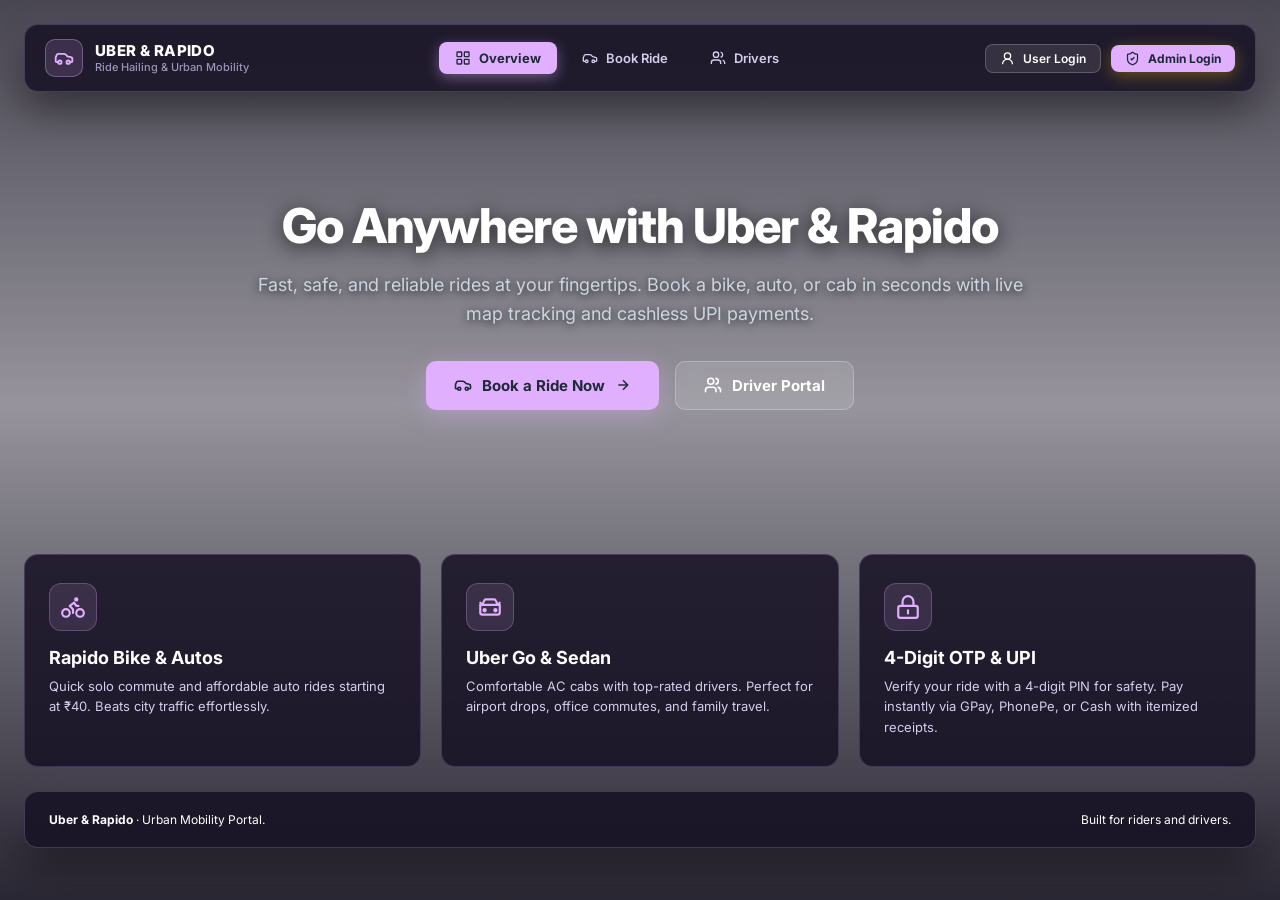
<file: frontend/index.html>
<!DOCTYPE html>
<html lang="en">
<head>
    <meta charset="UTF-8">
    <meta name="viewport" content="width=device-width, initial-scale=1.0">
    <title>Uber & Rapido - Book Your Ride</title>
    <link href="https://fonts.googleapis.com/css2?family=Inter:wght@400;500;600;700;800&display=swap" rel="stylesheet">
    <link rel="stylesheet" href="css/main.css">
    <style>
        .hero-banner {
            position: relative;
            padding: 80px 20px;
            text-align: center;
            max-width: 820px;
            margin: 0 auto;
        }

        .hero-banner h1 {
            font-size: 48px;
            font-weight: 800;
            color: #FFFFFF;
            letter-spacing: -1px;
            margin-bottom: 16px;
            text-shadow: 0 4px 20px rgba(0, 0, 0, 0.7);
        }

        .hero-banner p {
            font-size: 18px;
            color: #CBD5E1;
            line-height: 1.6;
            margin-bottom: 32px;
            text-shadow: 0 2px 10px rgba(0, 0, 0, 0.8);
        }

        .hero-actions {
            display: flex;
            justify-content: center;
            gap: 16px;
            flex-wrap: wrap;
        }

        .hero-btn {
            padding: 14px 28px;
            font-size: 15px;
            font-weight: 700;
            border-radius: 10px;
            text-decoration: none;
            transition: all 0.25s ease;
            display: inline-flex;
            align-items: center;
            gap: 10px;
        }

        .hero-btn-primary {
            background: var(--accent-yellow);
            color: #1F2937;
            box-shadow: 0 6px 24px rgba(224, 176, 255, 0.35);
        }

        .hero-btn-primary:hover {
            background: var(--accent-yellow-hover);
            transform: translateY(-2px);
            box-shadow: 0 10px 30px rgba(224, 176, 255, 0.45);
        }

        .hero-btn-secondary {
            background: rgba(255, 255, 255, 0.12);
            color: #FFFFFF;
            border: 1px solid rgba(255, 255, 255, 0.25);
            backdrop-filter: blur(12px);
        }

        .hero-btn-secondary:hover {
            background: rgba(255, 255, 255, 0.2);
            transform: translateY(-2px);
        }

        .features-grid {
            display: grid;
            grid-template-columns: repeat(3, 1fr);
            gap: 20px;
            margin-top: 40px;
        }

        @media (max-width: 768px) {
            .features-grid {
                grid-template-columns: 1fr;
            }
            .hero-banner h1 {
                font-size: 32px;
            }
        }

        .feature-card {
            background: rgba(22, 17, 36, 0.85);
            backdrop-filter: blur(20px);
            border: 1px solid rgba(224, 176, 255, 0.2);
            border-radius: 14px;
            padding: 28px 24px;
            color: #FFF;
            transition: all 0.2s ease;
        }

        .feature-card:hover {
            transform: translateY(-4px);
            border-color: rgba(224, 176, 255, 0.45);
            box-shadow: 0 12px 30px rgba(0, 0, 0, 0.4);
        }

        .feature-icon {
            width: 48px;
            height: 48px;
            border-radius: 12px;
            background: rgba(224, 176, 255, 0.12);
            border: 1px solid rgba(224, 176, 255, 0.25);
            display: flex;
            align-items: center;
            justify-content: center;
            margin-bottom: 16px;
        }

        .feature-card h3 {
            font-size: 18px;
            font-weight: 700;
            margin-bottom: 8px;
            color: #FFF;
        }

        .feature-card p {
            font-size: 13px;
            color: #D4CDED;
            line-height: 1.6;
        }
    </style>
</head>
<body class="full-page-bg">
    <div class="app-container">
        <!-- Dynamic Header Navbar -->
        <header id="navbar-header"></header>

        <!-- Clean Hero Banner -->
        <section class="hero-banner">
            <h1>Go Anywhere with Uber & Rapido</h1>
            <p>Fast, safe, and reliable rides at your fingertips. Book a bike, auto, or cab in seconds with live map tracking and cashless UPI payments.</p>

            <div class="hero-actions">
                <a href="rides.html" class="hero-btn hero-btn-primary">
                    <svg width="18" height="18" viewBox="0 0 24 24" fill="none" stroke="currentColor" stroke-width="2.2" stroke-linecap="round" stroke-linejoin="round"><path d="M19 17h2c.6 0 1-.4 1-1v-3c0-.9-.7-1.7-1.5-1.9C18.7 10.6 16 10 16 10s-1.3-1.4-2.2-2.3c-.5-.4-1.1-.7-1.8-.7H5c-.6 0-1.1.4-1.4.9l-1.4 2.9C2 11.2 2 11.6 2 12v4c0 .6.4 1 1 1h2"/><circle cx="7" cy="17" r="2"/><circle cx="17" cy="17" r="2"/></svg>
                    <span>Book a Ride Now</span>
                    <svg width="16" height="16" viewBox="0 0 24 24" fill="none" stroke="currentColor" stroke-width="2.2"><line x1="5" y1="12" x2="19" y2="12"/><polyline points="12 5 19 12 12 19"/></svg>
                </a>
                <a href="drivers.html" class="hero-btn hero-btn-secondary">
                    <svg width="18" height="18" viewBox="0 0 24 24" fill="none" stroke="currentColor" stroke-width="2.2" stroke-linecap="round" stroke-linejoin="round"><path d="M16 21v-2a4 4 0 0 0-4-4H6a4 4 0 0 0-4 4v2"/><circle cx="9" cy="7" r="4"/><path d="M22 21v-2a4 4 0 0 0-3-3.87"/><path d="M16 3.13a4 4 0 0 1 0 7.75"/></svg>
                    <span>Driver Portal</span>
                </a>
            </div>
        </section>

        <!-- 3 Simple Feature Cards -->
        <div class="features-grid">
            <div class="feature-card">
                <div class="feature-icon">
                    <svg width="26" height="26" viewBox="0 0 24 24" fill="none" stroke="var(--accent-yellow)" stroke-width="2" stroke-linecap="round" stroke-linejoin="round"><circle cx="18.5" cy="17.5" r="3.5"/><circle cx="5.5" cy="17.5" r="3.5"/><circle cx="15" cy="5" r="1"/><path d="M12 17.5V14l-3-3 4-3 2 3h2"/></svg>
                </div>
                <h3>Rapido Bike & Autos</h3>
                <p>Quick solo commute and affordable auto rides starting at ₹40. Beats city traffic effortlessly.</p>
            </div>

            <div class="feature-card">
                <div class="feature-icon">
                    <svg width="26" height="26" viewBox="0 0 24 24" fill="none" stroke="var(--accent-yellow)" stroke-width="2" stroke-linecap="round" stroke-linejoin="round"><path d="m21 8-2 2-1.5-3.7A2 2 0 0 0 15.6 5H8.4a2 2 0 0 0-1.9 1.3L5 10l-2-2"/><path d="M3 10h18v7a2 2 0 0 1-2 2H5a2 2 0 0 1-2-2v-7Z"/><circle cx="7" cy="15" r="1"/><circle cx="17" cy="15" r="1"/></svg>
                </div>
                <h3>Uber Go & Sedan</h3>
                <p>Comfortable AC cabs with top-rated drivers. Perfect for airport drops, office commutes, and family travel.</p>
            </div>

            <div class="feature-card">
                <div class="feature-icon">
                    <svg width="26" height="26" viewBox="0 0 24 24" fill="none" stroke="var(--accent-yellow)" stroke-width="2" stroke-linecap="round" stroke-linejoin="round"><rect x="3" y="11" width="18" height="11" rx="2" ry="2"/><path d="M7 11V7a5 5 0 0 1 10 0v4"/><path d="M12 15v3"/></svg>
                </div>
                <h3>4-Digit OTP & UPI</h3>
                <p>Verify your ride with a 4-digit PIN for safety. Pay instantly via GPay, PhonePe, or Cash with itemized receipts.</p>
            </div>
        </div>

        <footer class="footer">
            <div>
                <strong>Uber & Rapido</strong> · Urban Mobility Portal.
            </div>
            <div>
                Built for riders and drivers.
            </div>
        </footer>
    </div>

    <script type="module" src="js/dashboard.js"></script>
</body>
</html>
</file>
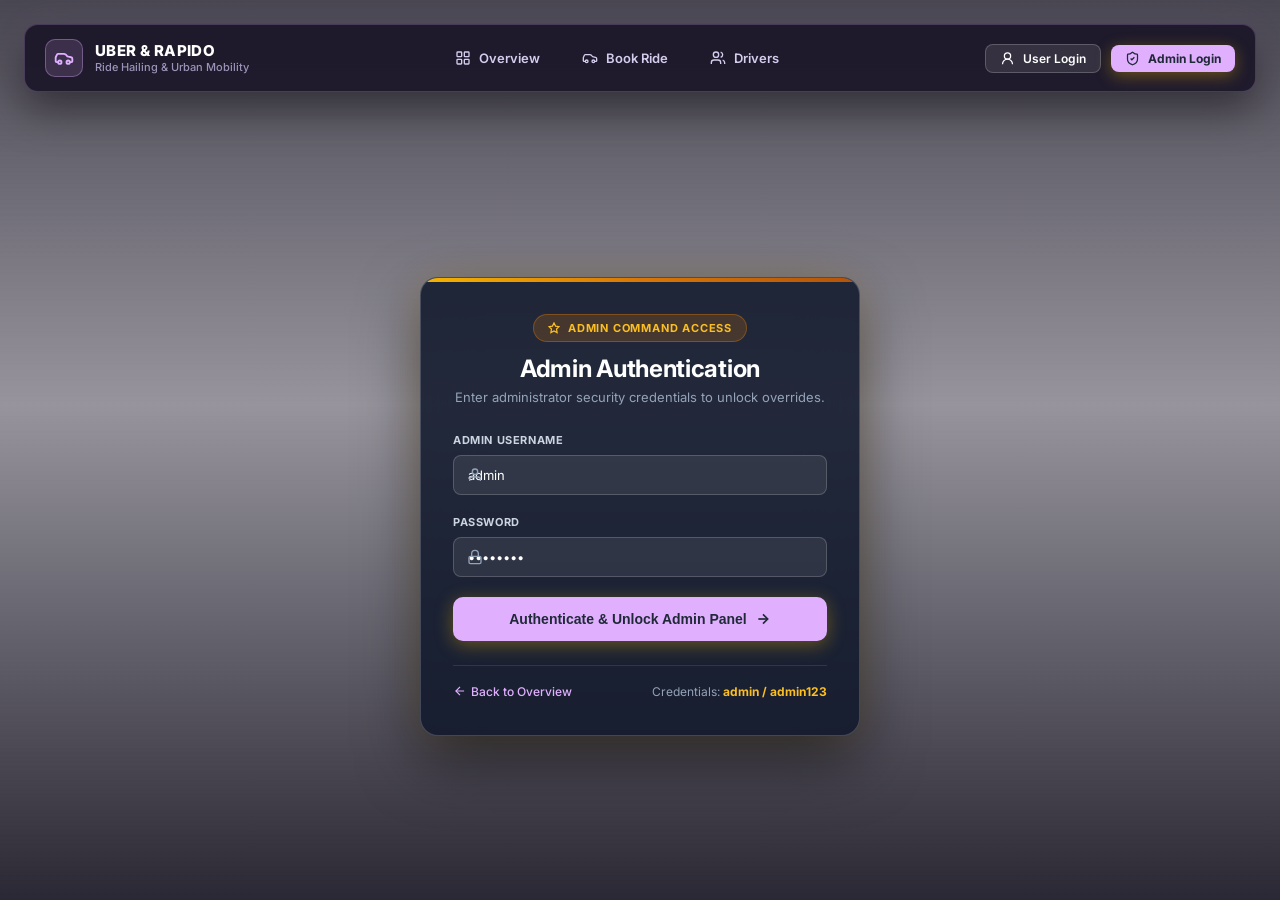
<file: frontend/admin_login.html>
<!DOCTYPE html>
<html lang="en">
<head>
    <meta charset="UTF-8">
    <meta name="viewport" content="width=device-width, initial-scale=1.0">
    <title>Admin Command Login - Ride Dispatch Engine</title>
    <link href="https://fonts.googleapis.com/css2?family=Inter:wght@400;500;600;700&family=JetBrains+Mono:wght@400;500;600&display=swap" rel="stylesheet">
    <link rel="stylesheet" href="css/main.css">
    <style>
        .auth-wrapper {
            min-height: calc(100vh - 120px);
            display: flex;
            align-items: center;
            justify-content: center;
            padding: 30px 20px;
        }

        .auth-card {
            width: 100%;
            max-width: 440px;
            background: rgba(15, 23, 42, 0.85);
            backdrop-filter: blur(24px);
            -webkit-backdrop-filter: blur(24px);
            border: 1px solid rgba(255, 255, 255, 0.18);
            border-radius: 18px;
            box-shadow: 0 24px 60px rgba(0, 0, 0, 0.5), 0 0 40px rgba(244, 180, 0, 0.15);
            padding: 36px 32px;
            color: #FFFFFF;
            position: relative;
            overflow: hidden;
        }

        .auth-card::before {
            content: '';
            position: absolute;
            top: 0;
            left: 0;
            right: 0;
            height: 4px;
            background: linear-gradient(90deg, #F4B400, #D97706, #B45309);
        }

        .auth-header {
            margin-bottom: 28px;
            text-align: center;
        }

        .auth-brand-badge {
            display: inline-flex;
            align-items: center;
            gap: 8px;
            padding: 6px 14px;
            background: rgba(217, 119, 6, 0.2);
            border: 1px solid rgba(217, 119, 6, 0.4);
            border-radius: 20px;
            color: #FBBF24;
            font-size: 11px;
            font-weight: 700;
            text-transform: uppercase;
            letter-spacing: 0.8px;
            margin-bottom: 12px;
        }

        .auth-header h2 {
            font-size: 24px;
            font-weight: 700;
            color: #FFFFFF;
            margin-bottom: 6px;
            letter-spacing: -0.3px;
        }

        .auth-header p {
            font-size: 13px;
            color: #94A3B8;
        }

        .input-group {
            position: relative;
            margin-bottom: 20px;
        }

        .input-group label {
            display: block;
            font-size: 11px;
            font-weight: 700;
            color: #CBD5E1;
            margin-bottom: 8px;
            text-transform: uppercase;
            letter-spacing: 0.6px;
        }

        .input-field-wrapper {
            position: relative;
            display: flex;
            align-items: center;
        }

        .input-icon {
            position: absolute;
            left: 14px;
            color: #94A3B8;
            pointer-events: none;
            display: flex;
            align-items: center;
        }

        .input-field {
            width: 100%;
            padding: 13px 14px 13px 42px;
            background: rgba(255, 255, 255, 0.07);
            border: 1px solid rgba(255, 255, 255, 0.16);
            border-radius: 10px;
            color: #FFFFFF;
            font-size: 14px;
            font-family: var(--font-sans);
            outline: none;
            transition: all 0.2s ease;
        }

        .input-field::placeholder {
            color: #64748B;
        }

        .input-field:focus {
            background: rgba(255, 255, 255, 0.12);
            border-color: var(--accent-yellow);
            box-shadow: 0 0 0 3px rgba(244, 180, 0, 0.2);
        }

        .btn-submit {
            width: 100%;
            padding: 14px;
            background: var(--accent-yellow);
            color: #1F2937;
            font-size: 14px;
            font-weight: 700;
            border: none;
            border-radius: 10px;
            cursor: pointer;
            transition: all 0.2s ease;
            box-shadow: 0 4px 18px rgba(244, 180, 0, 0.35);
            display: flex;
            align-items: center;
            justify-content: center;
            gap: 8px;
            margin-top: 10px;
        }

        .btn-submit:hover {
            background: var(--accent-yellow-hover);
            transform: translateY(-2px);
            box-shadow: 0 8px 24px rgba(244, 180, 0, 0.45);
        }

        .auth-footer-nav {
            margin-top: 24px;
            padding-top: 18px;
            border-top: 1px solid rgba(255, 255, 255, 0.1);
            display: flex;
            justify-content: space-between;
            align-items: center;
            font-size: 12px;
            color: #94A3B8;
        }

        .auth-footer-nav a {
            color: var(--accent-yellow);
            text-decoration: none;
            font-weight: 500;
            display: flex;
            align-items: center;
            gap: 4px;
        }

        .auth-footer-nav a:hover {
            text-decoration: underline;
        }
    </style>
</head>
<body class="full-page-bg">
    <div class="app-container">
        <!-- Dynamic Header Navbar -->
        <header id="navbar-header"></header>

        <!-- Auth Center Box -->
        <div class="auth-wrapper">
            <div class="auth-card">
                <div class="auth-header">
                    <div class="auth-brand-badge">
                        <svg width="12" height="12" viewBox="0 0 24 24" fill="none" stroke="currentColor" stroke-width="2.5"><polygon points="12 2 15.09 8.26 22 9.27 17 14.14 18.18 21.02 12 17.77 5.82 21.02 7 14.14 2 9.27 8.91 8.26 12 2"></polygon></svg>
                        Admin Command Access
                    </div>
                    <h2>Admin Authentication</h2>
                    <p>Enter administrator security credentials to unlock overrides.</p>
                </div>

                <div id="admin-error" style="display: none; background: rgba(220, 38, 38, 0.2); border: 1px solid rgba(239, 68, 68, 0.4); color: #FCA5A5; padding: 12px; border-radius: 8px; font-size: 13px; margin-bottom: 18px;"></div>

                <form id="form-admin-login">
                    <div class="input-group">
                        <label for="admin-username">Admin Username</label>
                        <div class="input-field-wrapper">
                            <div class="input-icon">
                                <svg width="16" height="16" viewBox="0 0 24 24" fill="none" stroke="currentColor" stroke-width="2"><path d="M20 21v-2a4 4 0 0 0-4-4H8a4 4 0 0 0-4 4v2"></path><circle cx="12" cy="7" r="4"></circle></svg>
                            </div>
                            <input type="text" id="admin-username" class="input-field" value="admin" required>
                        </div>
                    </div>

                    <div class="input-group">
                        <label for="admin-password">Password</label>
                        <div class="input-field-wrapper">
                            <div class="input-icon">
                                <svg width="16" height="16" viewBox="0 0 24 24" fill="none" stroke="currentColor" stroke-width="2"><rect x="3" y="11" width="18" height="11" rx="2" ry="2"></rect><path d="M7 11V7a5 5 0 0 1 10 0v4"></path></svg>
                            </div>
                            <input type="password" id="admin-password" class="input-field" value="admin123" required>
                        </div>
                    </div>

                    <button type="submit" class="btn-submit">
                        <span>Authenticate & Unlock Admin Panel</span>
                        <svg width="16" height="16" viewBox="0 0 24 24" fill="none" stroke="currentColor" stroke-width="2.5"><line x1="5" y1="12" x2="19" y2="12"></line><polyline points="12 5 19 12 12 19"></polyline></svg>
                    </button>
                </form>

                <div class="auth-footer-nav">
                    <a href="index.html">
                        <svg width="14" height="14" viewBox="0 0 24 24" fill="none" stroke="currentColor" stroke-width="2"><line x1="19" y1="12" x2="5" y2="12"></line><polyline points="12 19 5 12 12 5"></polyline></svg>
                        Back to Overview
                    </a>
                    <span>Credentials: <strong style="color: #FBBF24;">admin / admin123</strong></span>
                </div>
            </div>
        </div>
    </div>

    <script type="module" src="js/admin_login.js"></script>
</body>
</html>
</file>
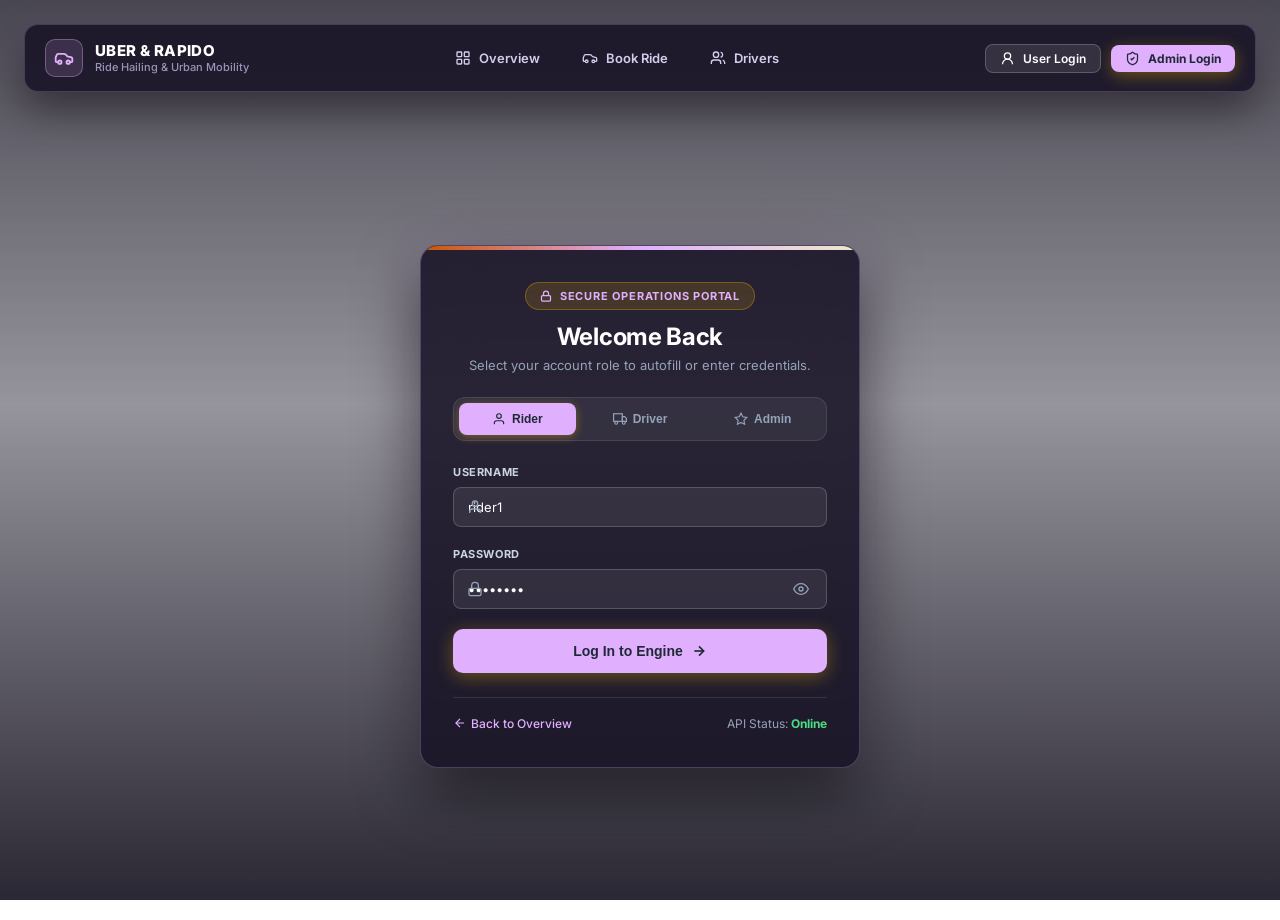
<file: frontend/login.html>
<!DOCTYPE html>
<html lang="en">
<head>
    <meta charset="UTF-8">
    <meta name="viewport" content="width=device-width, initial-scale=1.0">
    <title>Account Login - Ride Dispatch Engine</title>
    <link href="https://fonts.googleapis.com/css2?family=Inter:wght@400;500;600;700&family=JetBrains+Mono:wght@400;500;600&display=swap" rel="stylesheet">
    <link rel="stylesheet" href="css/main.css">
    <style>
        .auth-wrapper {
            min-height: calc(100vh - 120px);
            display: flex;
            align-items: center;
            justify-content: center;
            padding: 30px 20px;
        }

        .auth-card {
            width: 100%;
            max-width: 440px;
            background: rgba(22, 17, 36, 0.85);
            backdrop-filter: blur(24px);
            -webkit-backdrop-filter: blur(24px);
            border: 1px solid rgba(224, 176, 255, 0.25);
            border-radius: 18px;
            box-shadow: 0 24px 60px rgba(0, 0, 0, 0.6), 0 0 40px rgba(224, 176, 255, 0.18);
            padding: 36px 32px;
            color: #FFFFFF;
            position: relative;
            overflow: hidden;
        }

        .auth-card::before {
            content: '';
            position: absolute;
            top: 0;
            left: 0;
            right: 0;
            height: 4px;
            background: linear-gradient(90deg, #CC5500, #E0B0FF, #ECE8C9);
        }

        .auth-header {
            margin-bottom: 24px;
            text-align: center;
        }

        .auth-brand-badge {
            display: inline-flex;
            align-items: center;
            gap: 8px;
            padding: 6px 14px;
            background: rgba(244, 180, 0, 0.15);
            border: 1px solid rgba(244, 180, 0, 0.3);
            border-radius: 20px;
            color: var(--accent-yellow);
            font-size: 11px;
            font-weight: 700;
            text-transform: uppercase;
            letter-spacing: 0.8px;
            margin-bottom: 12px;
        }

        .auth-header h2 {
            font-size: 24px;
            font-weight: 700;
            color: #FFFFFF;
            margin-bottom: 6px;
            letter-spacing: -0.3px;
        }

        .auth-header p {
            font-size: 13px;
            color: #94A3B8;
        }

        .role-selector {
            display: grid;
            grid-template-columns: repeat(3, 1fr);
            gap: 6px;
            background: rgba(255, 255, 255, 0.06);
            padding: 5px;
            border-radius: 12px;
            margin-bottom: 24px;
            border: 1px solid rgba(255, 255, 255, 0.1);
        }

        .role-tab {
            display: flex;
            align-items: center;
            justify-content: center;
            gap: 6px;
            padding: 9px 8px;
            font-size: 12px;
            font-weight: 600;
            color: #94A3B8;
            border-radius: 8px;
            cursor: pointer;
            transition: all 0.2s ease;
            border: none;
            background: transparent;
        }

        .role-tab:hover {
            color: #FFFFFF;
            background: rgba(255, 255, 255, 0.08);
        }

        .role-tab.active {
            background: var(--accent-yellow);
            color: #1F2937;
            box-shadow: 0 2px 10px rgba(244, 180, 0, 0.35);
        }

        .input-group {
            position: relative;
            margin-bottom: 20px;
        }

        .input-group label {
            display: block;
            font-size: 11px;
            font-weight: 700;
            color: #CBD5E1;
            margin-bottom: 8px;
            text-transform: uppercase;
            letter-spacing: 0.6px;
        }

        .input-field-wrapper {
            position: relative;
            display: flex;
            align-items: center;
        }

        .input-icon {
            position: absolute;
            left: 14px;
            color: #94A3B8;
            pointer-events: none;
            display: flex;
            align-items: center;
        }

        .input-field {
            width: 100%;
            padding: 13px 14px 13px 42px;
            background: rgba(255, 255, 255, 0.07);
            border: 1px solid rgba(255, 255, 255, 0.16);
            border-radius: 10px;
            color: #FFFFFF;
            font-size: 14px;
            font-family: var(--font-sans);
            outline: none;
            transition: all 0.2s ease;
        }

        .input-field::placeholder {
            color: #64748B;
        }

        .input-field:focus {
            background: rgba(255, 255, 255, 0.12);
            border-color: var(--accent-yellow);
            box-shadow: 0 0 0 3px rgba(244, 180, 0, 0.2);
        }

        .toggle-password {
            position: absolute;
            right: 14px;
            background: transparent;
            border: none;
            color: #94A3B8;
            cursor: pointer;
            padding: 4px;
            display: flex;
            align-items: center;
        }

        .toggle-password:hover {
            color: #FFFFFF;
        }

        .btn-submit {
            width: 100%;
            padding: 14px;
            background: var(--accent-yellow);
            color: #1F2937;
            font-size: 14px;
            font-weight: 700;
            border: none;
            border-radius: 10px;
            cursor: pointer;
            transition: all 0.2s ease;
            box-shadow: 0 4px 18px rgba(244, 180, 0, 0.35);
            display: flex;
            align-items: center;
            justify-content: center;
            gap: 8px;
            margin-top: 10px;
        }

        .btn-submit:hover {
            background: var(--accent-yellow-hover);
            transform: translateY(-2px);
            box-shadow: 0 8px 24px rgba(244, 180, 0, 0.45);
        }

        .auth-footer-nav {
            margin-top: 24px;
            padding-top: 18px;
            border-top: 1px solid rgba(255, 255, 255, 0.1);
            display: flex;
            justify-content: space-between;
            align-items: center;
            font-size: 12px;
            color: #94A3B8;
        }

        .auth-footer-nav a {
            color: var(--accent-yellow);
            text-decoration: none;
            font-weight: 500;
            display: flex;
            align-items: center;
            gap: 4px;
        }

        .auth-footer-nav a:hover {
            text-decoration: underline;
        }
    </style>
</head>
<body class="full-page-bg">
    <div class="app-container">
        <!-- Dynamic Header Navbar -->
        <header id="navbar-header"></header>

        <!-- Auth Center Box -->
        <div class="auth-wrapper">
            <div class="auth-card">
                <div class="auth-header">
                    <div class="auth-brand-badge">
                        <svg width="12" height="12" viewBox="0 0 24 24" fill="none" stroke="currentColor" stroke-width="2.5"><rect x="3" y="11" width="18" height="11" rx="2" ry="2"></rect><path d="M7 11V7a5 5 0 0 1 10 0v4"></path></svg>
                        Secure Operations Portal
                    </div>
                    <h2>Welcome Back</h2>
                    <p>Select your account role to autofill or enter credentials.</p>
                </div>

                <!-- Interactive Role Tabs for One-Click Quick Demo -->
                <div class="role-selector">
                    <button type="button" class="role-tab active" id="tab-rider">
                        <svg width="14" height="14" viewBox="0 0 24 24" fill="none" stroke="currentColor" stroke-width="2"><path d="M20 21v-2a4 4 0 0 0-4-4H8a4 4 0 0 0-4 4v2"></path><circle cx="12" cy="7" r="4"></circle></svg>
                        Rider
                    </button>
                    <button type="button" class="role-tab" id="tab-driver">
                        <svg width="14" height="14" viewBox="0 0 24 24" fill="none" stroke="currentColor" stroke-width="2"><rect x="1" y="3" width="15" height="13"></rect><polygon points="16 8 20 8 23 11 23 16 16 16 16 8"></polygon><circle cx="5.5" cy="18.5" r="2.5"></circle><circle cx="18.5" cy="18.5" r="2.5"></circle></svg>
                        Driver
                    </button>
                    <button type="button" class="role-tab" id="tab-admin">
                        <svg width="14" height="14" viewBox="0 0 24 24" fill="none" stroke="currentColor" stroke-width="2"><path d="M12 2L15.09 8.26 22 9.27 17 14.14 18.18 21.02 12 17.77 5.82 21.02 7 14.14 2 9.27 8.91 8.26 12 2z"></path></svg>
                        Admin
                    </button>
                </div>

                <div id="login-error" style="display: none; background: rgba(220, 38, 38, 0.2); border: 1px solid rgba(239, 68, 68, 0.4); color: #FCA5A5; padding: 12px; border-radius: 8px; font-size: 13px; margin-bottom: 18px;"></div>

                <form id="form-login">
                    <div class="input-group">
                        <label for="login-username">Username</label>
                        <div class="input-field-wrapper">
                            <div class="input-icon">
                                <svg width="16" height="16" viewBox="0 0 24 24" fill="none" stroke="currentColor" stroke-width="2"><path d="M20 21v-2a4 4 0 0 0-4-4H8a4 4 0 0 0-4 4v2"></path><circle cx="12" cy="7" r="4"></circle></svg>
                            </div>
                            <input type="text" id="login-username" class="input-field" placeholder="Enter username" value="rider1" required>
                        </div>
                    </div>

                    <div class="input-group">
                        <label for="login-password">Password</label>
                        <div class="input-field-wrapper">
                            <div class="input-icon">
                                <svg width="16" height="16" viewBox="0 0 24 24" fill="none" stroke="currentColor" stroke-width="2"><rect x="3" y="11" width="18" height="11" rx="2" ry="2"></rect><path d="M7 11V7a5 5 0 0 1 10 0v4"></path></svg>
                            </div>
                            <input type="password" id="login-password" class="input-field" placeholder="Enter password" value="rider123" required>
                            <button type="button" id="btn-toggle-pwd" class="toggle-password" title="Toggle password visibility">
                                <svg id="pwd-eye-icon" width="16" height="16" viewBox="0 0 24 24" fill="none" stroke="currentColor" stroke-width="2"><path d="M1 12s4-8 11-8 11 8 11 8-4 8-11 8-11-8-11-8z"></path><circle cx="12" cy="12" r="3"></circle></svg>
                            </button>
                        </div>
                    </div>

                    <button type="submit" class="btn-submit">
                        <span>Log In to Engine</span>
                        <svg width="16" height="16" viewBox="0 0 24 24" fill="none" stroke="currentColor" stroke-width="2.5"><line x1="5" y1="12" x2="19" y2="12"></line><polyline points="12 5 19 12 12 19"></polyline></svg>
                    </button>
                </form>

                <div class="auth-footer-nav">
                    <a href="index.html">
                        <svg width="14" height="14" viewBox="0 0 24 24" fill="none" stroke="currentColor" stroke-width="2"><line x1="19" y1="12" x2="5" y2="12"></line><polyline points="12 19 5 12 12 5"></polyline></svg>
                        Back to Overview
                    </a>
                    <span>API Status: <strong style="color: #4ADE80;">Online</strong></span>
                </div>
            </div>
        </div>
    </div>

    <script type="module" src="js/login.js"></script>
</body>
</html>
</file>
<file: frontend/css/main.css>
@import url('https://fonts.googleapis.com/css2?family=Inter:wght@400;500;600;700&family=JetBrains+Mono:wght@400;500;600&display=swap');

:root {
    --bg-page: #0D0A18;
    --bg-card: rgba(22, 17, 36, 0.85);
    --bg-header: rgba(22, 17, 36, 0.88);
    --bg-subtle: rgba(224, 176, 255, 0.08);
    --bg-input: rgba(224, 176, 255, 0.1);
    
    --text-primary: #FFFFFF;
    --text-secondary: #D4CDED;
    --text-muted: #9C94B8;
    
    --border-color: rgba(224, 176, 255, 0.22);
    --border-hover: rgba(224, 176, 255, 0.45);

    --accent-lavender: #E0B0FF;
    --accent-cream: #ECE8C9;
    --accent-ochre: #CC5500;

    --accent-yellow: #E0B0FF;
    --accent-yellow-hover: #D090FF;
    --accent-yellow-light: rgba(224, 176, 255, 0.25);
    
    --status-green: #4ADE80;
    --status-green-bg: rgba(34, 197, 94, 0.2);
    
    --status-amber: #ECE8C9;
    --status-amber-bg: rgba(236, 232, 201, 0.2);
    
    --status-red: #FCA5A5;
    --status-red-bg: rgba(239, 68, 68, 0.2);

    --status-blue: #E0B0FF;
    --status-blue-bg: rgba(224, 176, 255, 0.2);

    --font-sans: 'Inter', -apple-system, BlinkMacSystemFont, sans-serif;
    --font-mono: 'JetBrains Mono', monospace;
    
    --shadow-sm: 0 4px 12px rgba(0, 0, 0, 0.35);
    --shadow-md: 0 16px 40px rgba(0, 0, 0, 0.5), 0 0 30px rgba(224, 176, 255, 0.15);
}

html {
    overflow-x: hidden;
    width: 100%;
    max-width: 100vw;
}

* {
    box-sizing: border-box;
    margin: 0;
    padding: 0;
}

body {
    background-color: var(--bg-page);
    color: var(--text-primary);
    font-family: var(--font-sans);
    min-height: 100vh;
    padding: 24px;
    -webkit-font-smoothing: antialiased;
    overflow-x: hidden;
    width: 100%;
    max-width: 100vw;
}

/* Full Page Pexels Background Style */
body.full-page-bg {
    background: url('https://images.pexels.com/photos/13311393/pexels-photo-13311393.jpeg') center/cover no-repeat fixed !important;
    min-height: 100vh;
    position: relative;
}

body.full-page-bg::before {
    content: '';
    position: fixed;
    inset: 0;
    background: linear-gradient(180deg, rgba(13, 10, 24, 0.75) 0%, rgba(22, 17, 36, 0.45) 45%, rgba(13, 10, 24, 0.88) 100%);
    z-index: 0;
    pointer-events: none;
}

.app-container {
    max-width: 1400px;
    margin: 0 auto;
    display: flex;
    flex-direction: column;
    gap: 24px;
    position: relative;
    z-index: 1;
}

/* Global Dark Glassmorphism Rules for All Pages */
body.full-page-bg .navbar,
body.full-page-bg .card,
body.full-page-bg .footer,
body.full-page-bg .metric-card,
body.full-page-bg .pipeline-section,
body.full-page-bg .admin-section,
body.full-page-bg .chart-container,
body.full-page-bg .modal-content {
    background: rgba(22, 17, 36, 0.85) !important;
    backdrop-filter: blur(24px) !important;
    -webkit-backdrop-filter: blur(24px) !important;
    border: 1px solid rgba(224, 176, 255, 0.22) !important;
    box-shadow: 0 16px 40px rgba(0, 0, 0, 0.5), 0 0 35px rgba(224, 176, 255, 0.12) !important;
    border-radius: 14px;
    color: #FFFFFF !important;
}

body.full-page-bg .stat-box {
    background: rgba(255, 255, 255, 0.06) !important;
    border: 1px solid rgba(255, 255, 255, 0.12) !important;
}

body.full-page-bg .pipeline-steps {
    background: rgba(255, 255, 255, 0.05) !important;
    border-color: rgba(255, 255, 255, 0.12) !important;
}

/* Header & Production Navbar */
.navbar {
    width: 100%;
    max-width: 1400px;
    margin: 0 auto;
    background: rgba(22, 17, 36, 0.88) !important;
    border: 1px solid rgba(224, 176, 255, 0.22) !important;
    border-radius: 12px;
    backdrop-filter: blur(24px);
    -webkit-backdrop-filter: blur(24px);
    box-shadow: 0 8px 32px rgba(0, 0, 0, 0.4);
    padding: 0 20px;
    height: 68px;
    display: flex;
    align-items: center;
    position: relative;
    z-index: 1000;
}

.navbar-container {
    width: 100%;
    display: flex;
    align-items: center;
    justify-content: space-between;
    height: 100%;
}

.brand {
    display: flex;
    align-items: center;
    gap: 12px;
    text-decoration: none;
    flex-shrink: 0;
}

.brand-icon {
    width: 38px;
    height: 38px;
    border-radius: 10px;
    background: rgba(224, 176, 255, 0.15);
    border: 1px solid rgba(224, 176, 255, 0.35);
    color: var(--accent-yellow);
    display: flex;
    align-items: center;
    justify-content: center;
    transition: all 0.2s ease;
}

.brand:hover .brand-icon {
    background: rgba(224, 176, 255, 0.25);
    transform: scale(1.04);
}

.brand-text {
    display: flex;
    flex-direction: column;
}

.brand h1 {
    font-size: 15px;
    font-weight: 800;
    letter-spacing: 0.4px;
    color: #FFFFFF !important;
    line-height: 1.2;
}

.subtitle {
    font-size: 11px;
    color: #9C94B8 !important;
    font-weight: 500;
}

/* Center Nav Menu */
.nav-center-menu {
    display: flex;
    align-items: center;
    justify-content: center;
    flex: 1;
}

.nav-links {
    display: flex;
    align-items: center;
    gap: 8px;
    list-style: none;
    margin: 0;
    padding: 0;
}

.nav-links li {
    display: flex;
    align-items: center;
}

.nav-links a {
    color: #D4CDED !important;
    text-decoration: none;
    font-size: 13px;
    font-weight: 600;
    padding: 8px 16px;
    border-radius: 8px;
    transition: all 0.2s ease;
    display: flex;
    align-items: center;
    gap: 8px;
    border: 1px solid transparent;
}

.nav-svg-icon, .btn-svg-icon {
    flex-shrink: 0;
    display: inline-flex;
    align-items: center;
    justify-content: center;
}

.nav-links a:hover {
    color: #FFFFFF !important;
    background: rgba(224, 176, 255, 0.12) !important;
    border-color: rgba(224, 176, 255, 0.2);
}

.nav-links a.active {
    color: #1F2937 !important;
    background: var(--accent-yellow) !important;
    font-weight: 700 !important;
    box-shadow: 0 4px 14px rgba(224, 176, 255, 0.4) !important;
    border: none !important;
}

.nav-links a.active .nav-svg-icon {
    stroke: #1F2937;
}

/* Right User & Login Buttons */
.nav-right-area {
    display: flex;
    align-items: center;
    gap: 12px;
    flex-shrink: 0;
}

.nav-user-area {
    display: flex;
    align-items: center;
    gap: 10px;
}

.nav-user-badge {
    display: inline-flex;
    align-items: center;
    gap: 6px;
    font-family: var(--font-mono);
    font-size: 11px;
    font-weight: 600;
    color: #D4CDED;
    background: rgba(224, 176, 255, 0.12);
    border: 1px solid rgba(224, 176, 255, 0.25);
    padding: 6px 12px;
    border-radius: 8px;
}

/* Mobile Hamburger Menu */
.nav-mobile-toggle {
    display: none;
    background: transparent;
    border: 1px solid rgba(224, 176, 255, 0.25);
    color: #FFFFFF;
    padding: 8px;
    border-radius: 8px;
    cursor: pointer;
    align-items: center;
    justify-content: center;
    transition: all 0.2s ease;
}

.nav-mobile-toggle:hover {
    background: rgba(224, 176, 255, 0.15);
}

.status-dot {
    width: 7px;
    height: 7px;
    border-radius: 50%;
    background-color: #4ADE80;
    box-shadow: 0 0 8px #4ADE80;
}

/* Card Components */
.card {
    background: rgba(15, 23, 42, 0.82) !important;
    border: 1px solid rgba(255, 255, 255, 0.16) !important;
    border-radius: 14px;
    padding: 24px;
    box-shadow: 0 16px 40px rgba(0, 0, 0, 0.4);
    color: #FFFFFF !important;
}

.card-header {
    display: flex;
    justify-content: space-between;
    align-items: center;
    margin-bottom: 20px;
    padding-bottom: 12px;
    border-bottom: 1px solid rgba(255, 255, 255, 0.12);
}

.card-title {
    font-size: 14px;
    font-weight: 700;
    color: #FFFFFF !important;
    display: flex;
    align-items: center;
    gap: 8px;
}

/* Metric Cards */
.metrics-grid {
    display: grid;
    grid-template-columns: repeat(4, 1fr);
    gap: 16px;
}

.metric-card {
    background: rgba(255, 255, 255, 0.06) !important;
    backdrop-filter: blur(16px);
    border: 1px solid rgba(255, 255, 255, 0.14) !important;
    border-radius: 12px;
    padding: 20px;
    display: flex;
    align-items: flex-start;
    gap: 16px;
}

/* Modal Overlay Base Rules */
.modal-overlay {
    display: none;
    position: fixed !important;
    top: 0 !important;
    left: 0 !important;
    right: 0 !important;
    bottom: 0 !important;
    width: 100vw !important;
    height: 100vh !important;
    background: rgba(0, 0, 0, 0.82) !important;
    backdrop-filter: blur(14px) !important;
    -webkit-backdrop-filter: blur(14px) !important;
    z-index: 999999 !important;
    align-items: center;
    justify-content: center;
}

.modal-overlay.active {
    display: flex !important;
}

.metric-card-clickable:hover {
    transform: translateY(-4px) !important;
    border-color: rgba(244, 180, 0, 0.5) !important;
    box-shadow: 0 16px 40px rgba(0, 0, 0, 0.5), 0 0 25px rgba(244, 180, 0, 0.25) !important;
}

.click-hint {
    font-size: 10px;
    color: var(--accent-yellow) !important;
    font-weight: 600;
    margin-top: 6px;
    display: flex;
    align-items: center;
    gap: 4px;
    opacity: 0.85;
    transition: opacity 0.2s;
}

.metric-card-clickable:hover .click-hint {
    opacity: 1;
    text-decoration: underline;
}

.metric-icon {
    width: 40px;
    height: 40px;
    border-radius: 8px;
    background: rgba(244, 180, 0, 0.15) !important;
    border: 1px solid rgba(244, 180, 0, 0.3) !important;
    color: var(--accent-yellow) !important;
    display: flex;
    align-items: center;
    justify-content: center;
    flex-shrink: 0;
}

.metric-content .val {
    font-size: 26px;
    font-weight: 700;
    color: #FFFFFF !important;
    font-family: var(--font-mono);
    line-height: 1.1;
}

.metric-content .lbl {
    font-size: 12px;
    color: #94A3B8 !important;
    margin-top: 4px;
    font-weight: 500;
}

/* Pipeline Section */
.pipeline-section {
    background: rgba(15, 23, 42, 0.82) !important;
    backdrop-filter: blur(20px);
    border: 1px solid rgba(255, 255, 255, 0.16) !important;
    border-radius: 14px;
    padding: 24px;
}

.pipeline-steps {
    display: flex;
    align-items: center;
    justify-content: space-between;
    margin-top: 16px;
    background: rgba(255, 255, 255, 0.05) !important;
    padding: 20px 28px;
    border-radius: 10px;
    border: 1px solid rgba(255, 255, 255, 0.12) !important;
}

.pipeline-step {
    display: flex;
    align-items: center;
    gap: 12px;
}

.step-icon {
    width: 36px;
    height: 36px;
    border-radius: 8px;
    background: rgba(255, 255, 255, 0.1) !important;
    border: 1px solid rgba(255, 255, 255, 0.2) !important;
    color: #FFFFFF !important;
    display: flex;
    align-items: center;
    justify-content: center;
}

.step-name {
    font-size: 13px;
    font-weight: 600;
    color: #FFFFFF !important;
}

.pipeline-connector {
    color: #64748B !important;
    font-size: 16px;
}

/* Form Controls & Buttons */
.form-group {
    margin-bottom: 16px;
}

.form-group label {
    display: block;
    font-size: 12px;
    font-weight: 600;
    color: #CBD5E1 !important;
    margin-bottom: 6px;
}

input[type="text"], input[type="number"], input[type="password"], select, textarea {
    width: 100%;
    background: rgba(255, 255, 255, 0.08) !important;
    border: 1px solid rgba(255, 255, 255, 0.18) !important;
    border-radius: 8px !important;
    padding: 11px 14px !important;
    color: #FFFFFF !important;
    font-family: var(--font-sans);
    font-size: 13px;
    outline: none;
    transition: all 0.2s ease;
}

select option {
    background: #0F172A !important;
    color: #FFFFFF !important;
}

input:focus, select:focus, textarea:focus {
    background: rgba(255, 255, 255, 0.12) !important;
    border-color: var(--accent-yellow) !important;
    box-shadow: 0 0 0 3px rgba(244, 180, 0, 0.25) !important;
}

.btn {
    padding: 10px 20px;
    border-radius: 8px;
    border: 1px solid transparent;
    font-family: var(--font-sans);
    font-weight: 600;
    font-size: 13px;
    cursor: pointer;
    transition: all 0.2s ease;
    display: inline-flex;
    align-items: center;
    justify-content: center;
    gap: 8px;
    text-decoration: none;
}

.btn-yellow {
    background: var(--accent-yellow) !important;
    color: #1F2937 !important;
    border: none !important;
    font-weight: 700 !important;
    box-shadow: 0 4px 16px rgba(244, 180, 0, 0.35) !important;
}
.btn-yellow:hover {
    background: var(--accent-yellow-hover) !important;
    transform: translateY(-1px);
    box-shadow: 0 6px 20px rgba(244, 180, 0, 0.45) !important;
}

.btn-secondary {
    background: rgba(255, 255, 255, 0.1) !important;
    color: #FFFFFF !important;
    border: 1px solid rgba(255, 255, 255, 0.2) !important;
}
.btn-secondary:hover {
    background: rgba(255, 255, 255, 0.18) !important;
    border-color: rgba(255, 255, 255, 0.35) !important;
}

.btn-red-subtle {
    background: rgba(239, 68, 68, 0.2) !important;
    color: #FCA5A5 !important;
    border: 1px solid rgba(239, 68, 68, 0.4) !important;
}
.btn-red-subtle:hover {
    background: rgba(239, 68, 68, 0.35) !important;
}

.btn-sm { padding: 6px 14px; font-size: 12px; }

/* Status Badges */
.badge {
    padding: 4px 10px;
    border-radius: 6px;
    font-size: 11px;
    font-weight: 600;
    display: inline-flex;
    align-items: center;
    gap: 6px;
    font-family: var(--font-mono);
}

.badge-available { background: rgba(34, 197, 94, 0.2); color: #4ADE80; border: 1px solid rgba(34, 197, 94, 0.3); }
.badge-busy { background: rgba(239, 68, 68, 0.2); color: #FCA5A5; border: 1px solid rgba(239, 68, 68, 0.3); }
.badge-offline { background: rgba(255, 255, 255, 0.1); color: #94A3B8; border: 1px solid rgba(255, 255, 255, 0.15); }

.badge-requested { background: rgba(245, 158, 11, 0.2); color: #FBBF24; border: 1px solid rgba(245, 158, 11, 0.3); }
.badge-matched { background: rgba(59, 130, 246, 0.2); color: #60A5FA; border: 1px solid rgba(59, 130, 246, 0.3); }
.badge-in_progress { background: rgba(168, 85, 247, 0.2); color: #C084FC; border: 1px solid rgba(168, 85, 247, 0.3); }
.badge-completed { background: rgba(34, 197, 94, 0.2); color: #4ADE80; border: 1px solid rgba(34, 197, 94, 0.3); }
.badge-cancelled { background: rgba(239, 68, 68, 0.2); color: #FCA5A5; border: 1px solid rgba(239, 68, 68, 0.3); }

/* Table Styling */
.table-wrapper {
    overflow-x: auto;
    border-radius: 10px;
    border: 1px solid rgba(255, 255, 255, 0.15) !important;
    background: rgba(15, 23, 42, 0.6);
}

table {
    width: 100%;
    border-collapse: collapse;
    font-size: 13px;
    text-align: left;
}

th {
    background: rgba(255, 255, 255, 0.08) !important;
    color: #CBD5E1 !important;
    font-weight: 600;
    padding: 12px 16px;
    border-bottom: 1px solid rgba(255, 255, 255, 0.15) !important;
    font-size: 11px;
    text-transform: uppercase;
    letter-spacing: 0.6px;
}

td {
    padding: 13px 16px;
    border-bottom: 1px solid rgba(255, 255, 255, 0.08) !important;
    color: #F1F5F9 !important;
}

tr:last-child td {
    border-bottom: none;
}

tr:hover td {
    background: rgba(255, 255, 255, 0.05) !important;
}

.driver-avatar {
    width: 30px;
    height: 30px;
    border-radius: 50%;
    background: rgba(244, 180, 0, 0.2) !important;
    border: 1px solid rgba(244, 180, 0, 0.4) !important;
    color: var(--accent-yellow) !important;
    display: inline-flex;
    align-items: center;
    justify-content: center;
    font-weight: 600;
    font-size: 11px;
    margin-right: 8px;
}

/* Code Pills */
.code {
    font-family: var(--font-mono);
    background: rgba(255, 255, 255, 0.1) !important;
    border: 1px solid rgba(255, 255, 255, 0.2) !important;
    padding: 3px 8px;
    border-radius: 6px;
    font-size: 11px;
    color: #F1F5F9 !important;
}

/* Log Panel */
.log-feed {
    height: 260px;
    overflow-y: auto;
    background: rgba(10, 15, 30, 0.9) !important;
    border: 1px solid rgba(255, 255, 255, 0.16) !important;
    border-radius: 10px;
    padding: 16px;
    font-family: var(--font-mono);
    font-size: 12px;
    display: flex;
    flex-direction: column;
    gap: 6px;
}

.log-entry { line-height: 1.5; color: #E2E8F0 !important; }
.log-entry.system { color: #94A3B8 !important; }
.log-entry.success { color: #4ADE80 !important; }
.log-entry.lock { color: #FBBF24 !important; font-weight: 600; }
.log-entry.warning { color: #FBBF24 !important; }
.log-entry.error { color: #FCA5A5 !important; }

/* Live Spatial Canvas & Legend */
#spatial-canvas {
    background: rgba(10, 15, 30, 0.95) !important;
    border-radius: 10px 10px 0 0;
}

.canvas-legend {
    background: rgba(15, 23, 42, 0.9) !important;
    border-top: 1px solid rgba(255, 255, 255, 0.15) !important;
    color: #94A3B8 !important;
    border-radius: 0 0 10px 10px;
}

/* Footer */
.footer {
    background: rgba(15, 23, 42, 0.82) !important;
    border: 1px solid rgba(255, 255, 255, 0.16) !important;
    border-radius: 12px;
    padding: 20px 24px;
    display: flex;
    justify-content: space-between;
    align-items: center;
    font-size: 12px;
    color: #94A3B8 !important;
}

/* Grid Layout Utilities */
.grid-2 { display: grid; grid-template-columns: 1fr 1fr; gap: 24px; }
.grid-3 { display: grid; grid-template-columns: repeat(3, 1fr); gap: 24px; }
.metrics-grid-5 { display: grid; grid-template-columns: repeat(5, 1fr); gap: 14px; }
.layout-sidebar-main { display: grid; grid-template-columns: 340px 1fr; gap: 24px; }

.stat-box {
    background: rgba(255, 255, 255, 0.06);
    border: 1px solid rgba(255, 255, 255, 0.14);
    border-radius: 10px;
    padding: 14px 16px;
    display: flex;
    flex-direction: column;
    gap: 6px;
}
.stat-box .lbl {
    font-size: 11px;
    color: #94A3B8;
    font-weight: 500;
}
.stat-box .val {
    font-size: 20px;
    font-weight: 700;
    font-family: var(--font-mono);
}

.nav-user-area {
    display: flex;
    align-items: center;
    gap: 10px;
}

.flex-between-stack {
    display: flex;
    justify-content: space-between;
    align-items: center;
    gap: 12px;
}

/* ==========================================
   MOBILE & TABLET RESPONSIVE SYSTEM
   ========================================== */

/* 1. Large Screens & Tablets (Max Width: 1024px) */
@media (max-width: 1024px) {
    body {
        padding: 16px;
    }

    .app-container {
        gap: 18px;
        width: 100%;
    }

    .metrics-grid {
        grid-template-columns: repeat(2, 1fr) !important;
        gap: 14px;
    }

    .metrics-grid-5 {
        grid-template-columns: repeat(3, 1fr) !important;
        gap: 12px;
    }

    .grid-2, .grid-3, .map-layout, .layout-sidebar-main {
        grid-template-columns: 1fr !important;
        gap: 18px !important;
    }

    .hero-section-bg {
        padding: 30px 10px 40px 10px !important;
        flex-direction: column;
        align-items: flex-start !important;
        gap: 20px;
    }

    .hero-title-group h2 {
        font-size: 28px !important;
    }

    .hero-title-group p {
        font-size: 14px !important;
    }
}

/* 2. Standard Mobile Devices (Max Width: 768px) */
@media (max-width: 768px) {
    html, body {
        overflow-x: hidden !important;
        max-width: 100vw !important;
    }

    body {
        padding: 10px;
    }

    .app-container {
        width: 100% !important;
        overflow-x: hidden !important;
    }

    /* Navbar Responsiveness */
    .navbar {
        flex-direction: column;
        align-items: stretch !important;
        gap: 12px;
        padding: 14px !important;
    }

    .navbar .brand {
        justify-content: space-between;
        width: 100%;
    }

    .navbar .brand h1 {
        font-size: 14px !important;
    }

    .nav-links {
        display: flex;
        overflow-x: auto;
        white-space: nowrap;
        padding: 8px 0;
        -webkit-overflow-scrolling: touch;
        border-top: 1px solid rgba(255, 255, 255, 0.1);
        border-bottom: 1px solid rgba(255, 255, 255, 0.1);
        gap: 6px;
        width: 100%;
        scrollbar-width: thin;
    }

    .nav-links::-webkit-scrollbar {
        height: 3px;
    }
    .nav-links::-webkit-scrollbar-thumb {
        background: var(--accent-yellow);
        border-radius: 3px;
    }

    .nav-links li {
        flex-shrink: 0;
    }

    .nav-links a {
        padding: 6px 12px !important;
        font-size: 12px !important;
        white-space: nowrap !important;
    }

    .nav-user-area {
        width: 100%;
        display: flex;
        align-items: center;
        justify-content: space-between;
        gap: 8px;
        margin-top: 2px;
    }

    /* Flex Stack Utility */
    .flex-between-stack {
        flex-direction: column !important;
        align-items: stretch !important;
        gap: 10px !important;
    }

    /* Hero Badges & Buttons */
    .hero-badges {
        flex-wrap: wrap;
        gap: 6px;
    }

    #hero-action-buttons {
        width: 100%;
        flex-direction: column;
        gap: 10px;
    }

    #hero-action-buttons .btn {
        width: 100%;
    }

    /* Metrics Grids to 1-2 Columns on Mobile */
    .metrics-grid {
        grid-template-columns: 1fr !important;
    }

    .metrics-grid-5 {
        grid-template-columns: repeat(2, 1fr) !important;
        gap: 10px !important;
    }

    /* Inline Style Grid Fallback */
    [style*="grid-template-columns"] {
        grid-template-columns: 1fr !important;
    }

    /* Pipeline Steps Vertical/Wrap */
    .pipeline-steps {
        flex-direction: column;
        align-items: stretch !important;
        gap: 14px !important;
        padding: 16px !important;
    }

    .pipeline-connector {
        text-align: center;
        transform: rotate(90deg);
    }

    /* Cards & Modals */
    .card {
        padding: 16px 14px !important;
        border-radius: 12px !important;
        width: 100% !important;
        max-width: 100% !important;
        box-sizing: border-box !important;
    }

    .card-header {
        flex-direction: column;
        align-items: flex-start !important;
        gap: 8px !important;
    }

    .modal-content {
        padding: 18px 14px !important;
        border-radius: 12px !important;
        width: 95% !important;
        max-height: 92vh !important;
    }

    /* Form Inputs & Touch Targets */
    input[type="text"], input[type="number"], input[type="password"], select, textarea {
        font-size: 14px !important;
        padding: 12px !important;
        width: 100% !important;
        box-sizing: border-box !important;
    }

    .btn {
        padding: 12px 16px !important;
        font-size: 13px !important;
    }

    /* Tables Horizontally Scrollable */
    .table-wrapper {
        border-radius: 8px;
        overflow-x: auto !important;
        -webkit-overflow-scrolling: touch;
        width: 100% !important;
        display: block;
    }

    table {
        min-width: 540px !important;
    }

    table th, table td {
        padding: 10px 12px !important;
        font-size: 12px !important;
        white-space: nowrap;
    }

    /* Canvas Map Height on Mobile */
    #spatial-canvas {
        height: 340px !important;
        width: 100% !important;
    }

    .canvas-legend {
        flex-wrap: wrap;
        gap: 10px !important;
        padding: 12px !important;
    }

    /* Footer Stack */
    .footer {
        flex-direction: column;
        gap: 10px;
        text-align: center;
        padding: 16px !important;
    }
}

/* 3. Small Smartphones (Max Width: 480px) */
@media (max-width: 480px) {
    body {
        padding: 6px;
    }

    .metrics-grid-5 {
        grid-template-columns: 1fr !important;
    }

    .hero-title-group h2 {
        font-size: 22px !important;
    }

    .auth-card {
        padding: 20px 14px !important;
        border-radius: 14px !important;
    }

    .role-selector {
        grid-template-columns: 1fr !important;
        gap: 6px !important;
    }

    .stat-box .val {
        font-size: 18px !important;
    }
}

/* ==========================================
   UBER / RAPIDO STYLE VEHICLE SELECTOR & STEPPERS
   ========================================== */

#vehicle-list-container {
    display: flex;
    flex-direction: column;
    gap: 12px;
    width: 100%;
    margin-top: 6px;
}

.vehicle-selector-grid {
    display: grid;
    grid-template-columns: repeat(3, 1fr);
    gap: 12px;
    margin-bottom: 20px;
}

.vehicle-card {
    background: rgba(255, 255, 255, 0.04);
    border: 1.5px solid rgba(224, 176, 255, 0.15);
    border-radius: 12px;
    padding: 14px 16px;
    cursor: pointer;
    transition: all 0.2s ease;
    display: flex;
    align-items: center;
    justify-content: space-between;
    margin-bottom: 0;
    width: 100%;
    box-sizing: border-box;
}

.vehicle-card:hover {
    background: rgba(255, 255, 255, 0.1);
    border-color: rgba(244, 180, 0, 0.4);
    transform: translateY(-2px);
}

.vehicle-card.selected {
    background: rgba(244, 180, 0, 0.15) !important;
    border-color: var(--accent-yellow) !important;
    box-shadow: 0 4px 16px rgba(244, 180, 0, 0.25);
}

.vehicle-icon {
    font-size: 28px;
    line-height: 1;
}

.vehicle-name {
    font-size: 13px;
    font-weight: 700;
    color: #FFFFFF;
}

.vehicle-fare {
    font-size: 15px;
    font-weight: 800;
    color: var(--accent-yellow);
    font-family: var(--font-mono);
}

.vehicle-eta {
    font-size: 10px;
    color: #94A3B8;
    font-weight: 500;
}

.app-mode-switcher {
    display: flex;
    gap: 8px;
    background: rgba(15, 23, 42, 0.82);
    padding: 6px;
    border-radius: 12px;
    border: 1px solid rgba(255, 255, 255, 0.16);
    margin-bottom: 20px;
}

.mode-tab-btn {
    flex: 1;
    padding: 12px;
    border: none;
    border-radius: 8px;
    background: transparent;
    color: #94A3B8;
    font-size: 13px;
    font-weight: 700;
    cursor: pointer;
    transition: all 0.2s ease;
    display: flex;
    align-items: center;
    justify-content: center;
    gap: 8px;
}

.mode-tab-btn:hover {
    color: #FFFFFF;
    background: rgba(255, 255, 255, 0.08);
}

.mode-tab-btn.active {
    background: var(--accent-yellow) !important;
    color: #1F2937 !important;
    box-shadow: 0 4px 14px rgba(244, 180, 0, 0.35);
}

@media (max-width: 600px) {
    .vehicle-selector-grid {
        grid-template-columns: 1fr;
    }
    .app-mode-switcher {
        flex-direction: column;
    }
}

/* Manual Location Input & Search Autocomplete Styles */
.location-input-group {
    position: relative;
    margin-bottom: 14px;
    width: 100%;
}

.location-label-row {
    display: flex;
    justify-content: space-between;
    align-items: center;
    width: 100%;
    margin-bottom: 6px;
}

.location-label-row .label-text {
    font-size: 11px;
    font-weight: 700;
    color: #CBD5E1;
    text-transform: uppercase;
    letter-spacing: 0.5px;
}

.marker-badge {
    font-size: 10px;
    font-weight: 600;
    padding: 2px 6px;
    border-radius: 4px;
}

.marker-badge.marker-green {
    color: #4ADE80;
    background: rgba(74, 222, 128, 0.1);
}

.marker-badge.marker-red {
    color: #F87171;
    background: rgba(248, 113, 113, 0.1);
}

.location-input-wrapper {
    position: relative;
    display: flex;
    align-items: center;
    width: 100%;
}

.location-input-icon {
    position: absolute;
    left: 12px;
    top: 50%;
    transform: translateY(-50%);
    color: var(--accent-yellow);
    pointer-events: none;
    display: flex;
    align-items: center;
    z-index: 2;
}

.location-search-input {
    width: 100%;
    box-sizing: border-box;
    padding: 10px 36px 10px 36px;
    background: rgba(255, 255, 255, 0.08);
    border: 1px solid rgba(224, 176, 255, 0.25);
    border-radius: 10px;
    color: #FFFFFF;
    font-size: 13px;
    font-family: var(--font-sans);
    outline: none;
    transition: all 0.2s ease;
}

.location-search-input::placeholder {
    color: #64748B;
}

.location-search-input:focus {
    background: rgba(255, 255, 255, 0.12);
    border-color: var(--accent-yellow);
    box-shadow: 0 0 0 3px rgba(244, 180, 0, 0.2);
}

.btn-clear-input {
    position: absolute;
    right: 10px;
    top: 50%;
    transform: translateY(-50%);
    background: transparent;
    border: none;
    color: #94A3B8;
    cursor: pointer;
    padding: 2px;
    display: flex;
    align-items: center;
    justify-content: center;
    width: 22px;
    height: 22px;
    border-radius: 50%;
    z-index: 2;
    transition: all 0.15s ease;
}

.btn-clear-input:hover {
    color: #FFFFFF;
    background: rgba(255, 255, 255, 0.15);
}

.suggestions-dropdown {
    position: absolute;
    top: calc(100% + 4px);
    left: 0;
    right: 0;
    background: #19142A;
    border: 1px solid rgba(224, 176, 255, 0.3);
    border-radius: 10px;
    max-height: 220px;
    overflow-y: auto;
    z-index: 1000;
    box-shadow: 0 12px 30px rgba(0, 0, 0, 0.7);
}

.suggestion-item {
    padding: 10px 14px;
    display: flex;
    align-items: center;
    gap: 10px;
    font-size: 12px;
    color: #E2E8F0;
    cursor: pointer;
    border-bottom: 1px solid rgba(255, 255, 255, 0.05);
    transition: background 0.15s ease;
}

.suggestion-item:last-child {
    border-bottom: none;
}

.suggestion-item:hover, .suggestion-item.active {
    background: rgba(224, 176, 255, 0.15);
    color: #FFFFFF;
}

.suggestion-item .sugg-name {
    font-weight: 600;
    color: #FFFFFF;
}

.suggestion-item .sugg-desc {
    font-size: 10px;
    color: #94A3B8;
    margin-top: 1px;
}

.btn-coords-toggle {
    background: transparent;
    border: none;
    color: var(--accent-yellow);
    font-size: 11px;
    font-weight: 600;
    cursor: pointer;
    padding: 0;
    display: inline-flex;
    align-items: center;
    gap: 6px;
    text-decoration: underline;
    text-underline-offset: 3px;
    margin: 4px 0 12px 0;
}

.btn-coords-toggle:hover {
    color: #FFFFFF;
}

.coords-panel {
    background: rgba(0, 0, 0, 0.3);
    border: 1px solid rgba(255, 255, 255, 0.12);
    border-radius: 10px;
    padding: 12px;
    margin-bottom: 14px;
}

.preset-grid {
    display: grid;
    grid-template-columns: 1fr 1fr;
    gap: 8px;
    margin-bottom: 16px;
}

.preset-btn {
    padding: 8px 10px;
    font-size: 11px;
    font-weight: 600;
    color: #D4CDED;
    background: rgba(255, 255, 255, 0.05);
    border: 1px solid rgba(224, 176, 255, 0.15);
    border-radius: 8px;
    cursor: pointer;
    transition: all 0.2s ease;
    display: flex;
    align-items: center;
    gap: 6px;
    white-space: nowrap;
    overflow: hidden;
    text-overflow: ellipsis;
}

.preset-btn:hover {
    color: #FFFFFF;
    background: rgba(224, 176, 255, 0.12);
    border-color: rgba(224, 176, 255, 0.3);
}

/* ==========================================
   DRIVER PORTAL NAVIGATION TABS & EXTENSIONS
   ========================================== */

.driver-nav-tabs {
    display: flex;
    align-items: center;
    gap: 8px;
    background: rgba(15, 23, 42, 0.85);
    border: 1px solid rgba(224, 176, 255, 0.2);
    border-radius: 12px;
    padding: 6px;
    margin-bottom: 20px;
    overflow-x: auto;
    white-space: nowrap;
    scrollbar-width: thin;
}

.driver-tab-btn {
    padding: 10px 16px;
    border-radius: 8px;
    border: 1px solid transparent;
    background: transparent;
    color: #94A3B8;
    font-size: 13px;
    font-weight: 600;
    cursor: pointer;
    transition: all 0.2s ease;
    display: inline-flex;
    align-items: center;
    gap: 8px;
    flex-shrink: 0;
}

.driver-tab-btn:hover {
    color: #FFFFFF;
    background: rgba(224, 176, 255, 0.1);
}

.driver-tab-btn.active {
    background: var(--accent-yellow) !important;
    color: #1F2937 !important;
    font-weight: 700 !important;
    box-shadow: 0 4px 14px rgba(224, 176, 255, 0.35);
}

/* 15-Second Incoming Dispatch Popup Overlay */
.dispatch-popup-overlay {
    position: fixed;
    top: 0; left: 0; right: 0; bottom: 0;
    background: rgba(0, 0, 0, 0.85);
    backdrop-filter: blur(12px);
    z-index: 99999;
    display: flex;
    align-items: center;
    justify-content: center;
    padding: 20px;
}

.dispatch-popup-card {
    background: linear-gradient(145deg, #1A132F, #0F0A1C);
    border: 2px solid var(--accent-yellow);
    border-radius: 20px;
    width: 100%;
    max-width: 480px;
    padding: 28px;
    color: #FFF;
    box-shadow: 0 20px 60px rgba(0, 0, 0, 0.8), 0 0 30px rgba(224, 176, 255, 0.2);
    position: relative;
    animation: popupBounce 0.3s ease-out;
}

@keyframes popupBounce {
    0% { transform: scale(0.9); opacity: 0; }
    100% { transform: scale(1); opacity: 1; }
}

/* Animated SVG Circular Timer */
.timer-container {
    position: relative;
    width: 64px;
    height: 64px;
    display: flex;
    align-items: center;
    justify-content: center;
    margin: 0 auto 16px auto;
}

.timer-svg {
    width: 64px;
    height: 64px;
    transform: rotate(-90deg);
}

.timer-circle-bg {
    fill: none;
    stroke: rgba(255, 255, 255, 0.1);
    stroke-width: 5;
}

.timer-circle-progress {
    fill: none;
    stroke: var(--accent-yellow);
    stroke-width: 5;
    stroke-dasharray: 163;
    stroke-dashoffset: 0;
    transition: stroke-dashoffset 1s linear;
    stroke-linecap: round;
}

.timer-number {
    position: absolute;
    font-family: var(--font-mono);
    font-size: 18px;
    font-weight: 800;
    color: var(--accent-yellow);
}

/* Verification Pending Banner */
.status-pending-banner {
    background: rgba(245, 158, 11, 0.15);
    border: 1px solid rgba(245, 158, 11, 0.4);
    border-radius: 12px;
    padding: 16px 20px;
    margin-bottom: 20px;
    display: flex;
    align-items: center;
    justify-content: space-between;
    color: #FBBF24;
}

/* Driver Document & Profile Cards */
.doc-card-grid {
    display: grid;
    grid-template-columns: repeat(2, 1fr);
    gap: 16px;
    margin-top: 16px;
}

@media (max-width: 640px) {
    .doc-card-grid {
        grid-template-columns: 1fr;
    }
}

.doc-card {
    background: rgba(255, 255, 255, 0.04);
    border: 1px solid rgba(224, 176, 255, 0.18);
    border-radius: 14px;
    padding: 18px;
    display: flex;
    flex-direction: column;
    gap: 10px;
}

/* Incentives Progress Bar */
.bonus-progress-bar {
    width: 100%;
    height: 10px;
    background: rgba(255, 255, 255, 0.1);
    border-radius: 10px;
    overflow: hidden;
    margin: 10px 0;
}

.bonus-progress-fill {
    height: 100%;
    background: linear-gradient(90deg, var(--accent-yellow), #4ADE80);
    border-radius: 10px;
    transition: width 0.4s ease;
}

/* Rider Chat Dialog Box */
.chat-messages-container {
    height: 220px;
    overflow-y: auto;
    background: rgba(0, 0, 0, 0.3);
    border: 1px solid rgba(255, 255, 255, 0.1);
    border-radius: 10px;
    padding: 12px;
    display: flex;
    flex-direction: column;
    gap: 8px;
    margin-bottom: 12px;
}

.chat-bubble {
    max-width: 80%;
    padding: 8px 12px;
    border-radius: 12px;
    font-size: 12px;
    line-height: 1.4;
}

.chat-bubble.rider {
    align-self: flex-start;
    background: rgba(255, 255, 255, 0.1);
    color: #FFF;
}

.chat-bubble.driver {
    align-self: flex-end;
    background: var(--accent-yellow);
    color: #1F2937;
    font-weight: 600;
}

/* ==========================================
   RIDER BOOKING PORTAL & 10-STEP SYSTEM
   ========================================== */

.rider-nav-tabs {
    display: flex;
    align-items: center;
    gap: 8px;
    background: rgba(15, 23, 42, 0.85);
    border: 1px solid rgba(224, 176, 255, 0.2);
    border-radius: 12px;
    padding: 6px;
    margin-bottom: 18px;
    overflow-x: auto;
    white-space: nowrap;
    scrollbar-width: thin;
}

.rider-tab-btn {
    padding: 10px 16px;
    border-radius: 8px;
    border: 1px solid transparent;
    background: transparent;
    color: #94A3B8;
    font-size: 13px;
    font-weight: 600;
    cursor: pointer;
    transition: all 0.2s ease;
    display: inline-flex;
    align-items: center;
    gap: 8px;
    flex-shrink: 0;
}

.rider-tab-btn:hover {
    color: #FFFFFF;
    background: rgba(224, 176, 255, 0.1);
}

.rider-tab-btn.active {
    background: var(--accent-yellow) !important;
    color: #1F2937 !important;
    font-weight: 700 !important;
    box-shadow: 0 4px 14px rgba(224, 176, 255, 0.35);
}

/* Quick Saved Places Pills */
.saved-places-bar {
    display: flex;
    align-items: center;
    gap: 8px;
    margin-bottom: 14px;
}

.saved-place-btn {
    padding: 6px 12px;
    font-size: 11px;
    font-weight: 600;
    color: #D4CDED;
    background: rgba(255, 255, 255, 0.05);
    border: 1px solid rgba(224, 176, 255, 0.2);
    border-radius: 20px;
    cursor: pointer;
    transition: all 0.2s ease;
    display: inline-flex;
    align-items: center;
    gap: 6px;
}

.saved-place-btn:hover {
    color: #FFFFFF;
    background: rgba(224, 176, 255, 0.15);
    border-color: rgba(224, 176, 255, 0.4);
}

/* Surge Pricing Notification Banner */
.surge-alert-banner {
    background: rgba(239, 68, 68, 0.12);
    border: 1px solid rgba(239, 68, 68, 0.35);
    border-radius: 10px;
    padding: 10px 14px;
    margin-bottom: 14px;
    display: flex;
    align-items: center;
    justify-content: space-between;
    font-size: 11px;
    color: #FCA5A5;
    font-weight: 600;
}

/* Promo Code Input Wrapper */
.promo-input-wrapper {
    display: flex;
    gap: 8px;
    margin-bottom: 14px;
}

/* Radar Searching Animation Overlay */
.radar-overlay-backdrop {
    position: fixed;
    top: 0; left: 0; right: 0; bottom: 0;
    background: rgba(0, 0, 0, 0.88);
    backdrop-filter: blur(14px);
    z-index: 99999;
    display: flex;
    align-items: center;
    justify-content: center;
    padding: 20px;
}

.radar-card {
    background: #161124;
    border: 2px solid var(--accent-yellow);
    border-radius: 20px;
    width: 100%;
    max-width: 440px;
    padding: 32px;
    text-align: center;
    color: #FFF;
    box-shadow: 0 20px 60px rgba(0,0,0,0.8);
    position: relative;
}

.radar-pulse-ring {
    width: 80px;
    height: 80px;
    border: 4px solid rgba(224, 176, 255, 0.2);
    border-top: 4px solid var(--accent-yellow);
    border-radius: 50%;
    animation: radarSpin 1.2s linear infinite;
    margin: 0 auto 20px auto;
}

@keyframes radarSpin {
    0% { transform: rotate(0deg); }
    100% { transform: rotate(360deg); }
}

/* SOS Emergency Button */
.btn-sos-emergency {
    background: rgba(239, 68, 68, 0.2) !important;
    border: 1.5px solid #EF4444 !important;
    color: #FCA5A5 !important;
    font-weight: 700 !important;
    padding: 8px 14px !important;
    border-radius: 8px !important;
    cursor: pointer;
    display: inline-flex;
    align-items: center;
    gap: 6px;
    font-size: 12px;
    transition: all 0.2s ease;
}

.btn-sos-emergency:hover {
    background: rgba(239, 68, 68, 0.4) !important;
    color: #FFFFFF !important;
}

/* Driver Tipping Buttons */
.tip-btn {
    flex: 1;
    padding: 10px;
    background: rgba(255, 255, 255, 0.05);
    border: 1px solid rgba(224, 176, 255, 0.2);
    border-radius: 8px;
    color: #FFF;
    font-weight: 700;
    cursor: pointer;
    transition: all 0.2s ease;
}

.tip-btn:hover, .tip-btn.selected {
    background: var(--accent-yellow);
    color: #1F2937;
    border-color: var(--accent-yellow);
}
</file>
